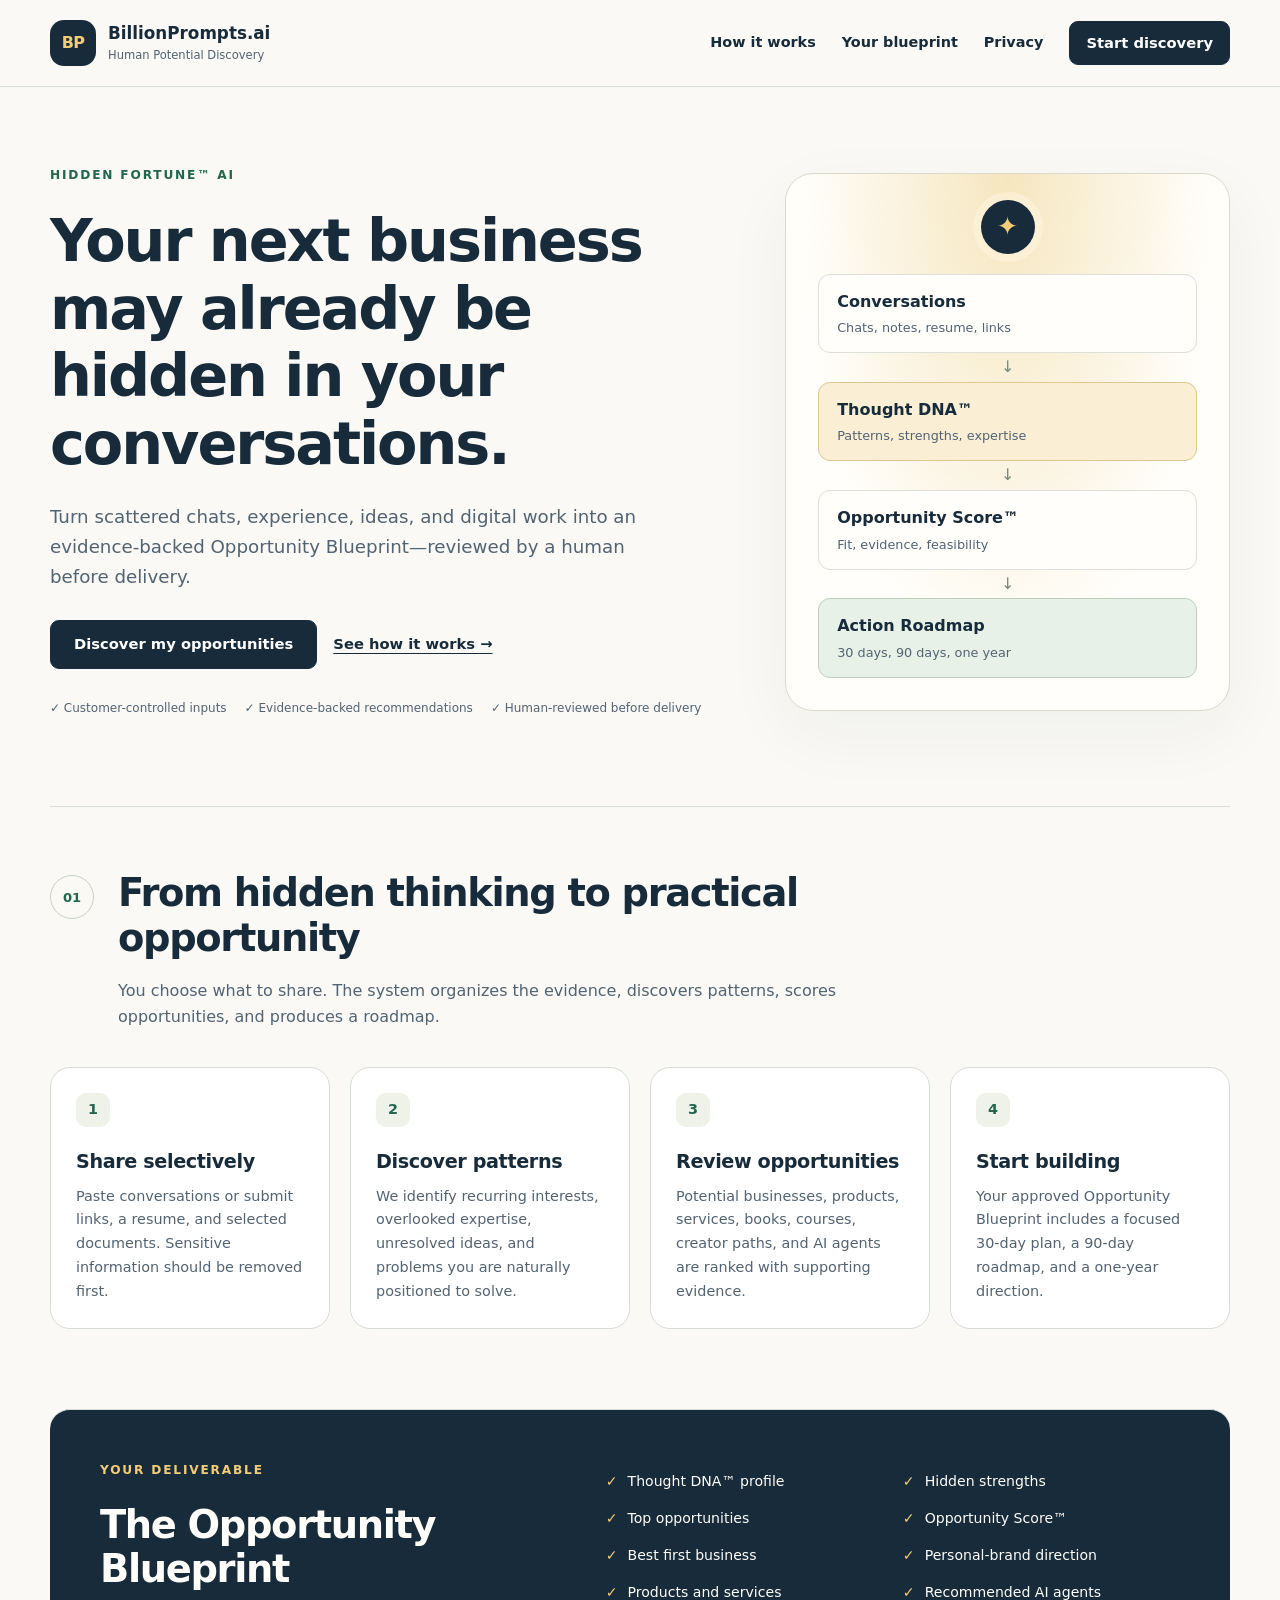
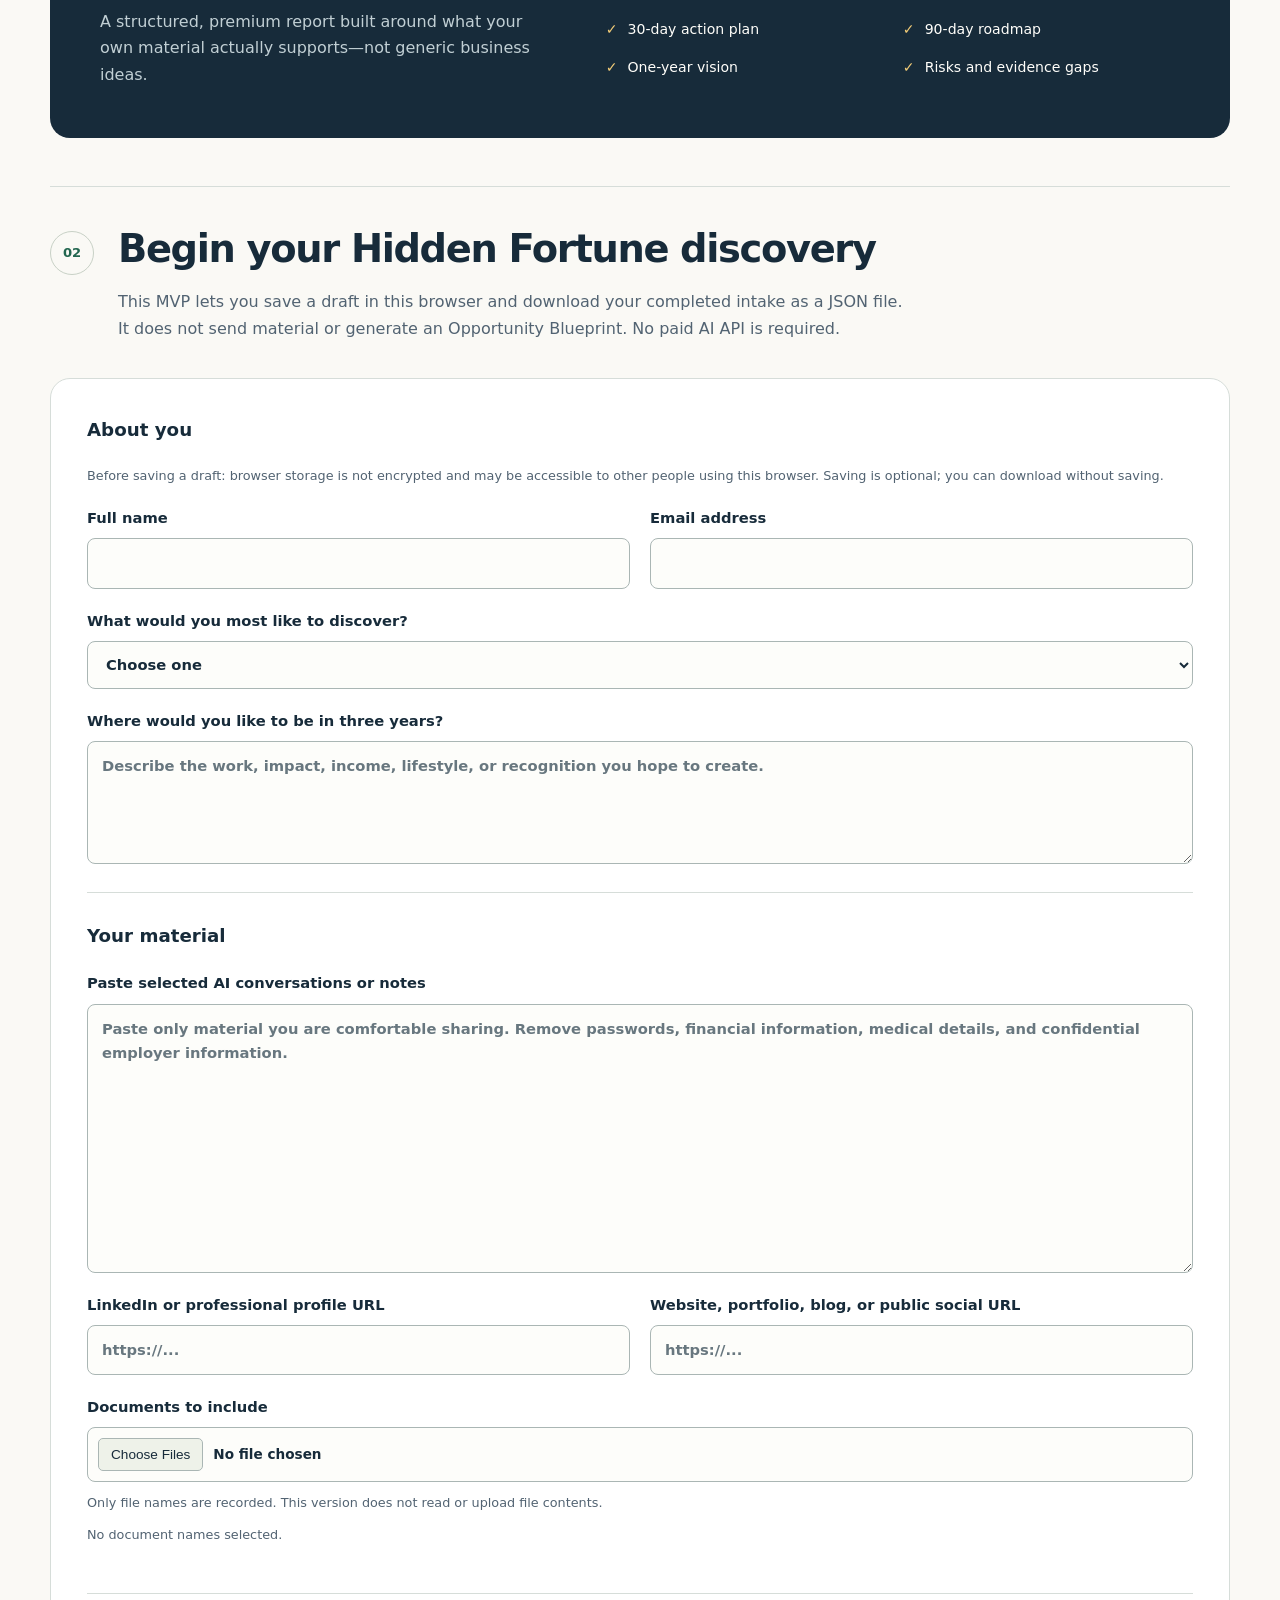
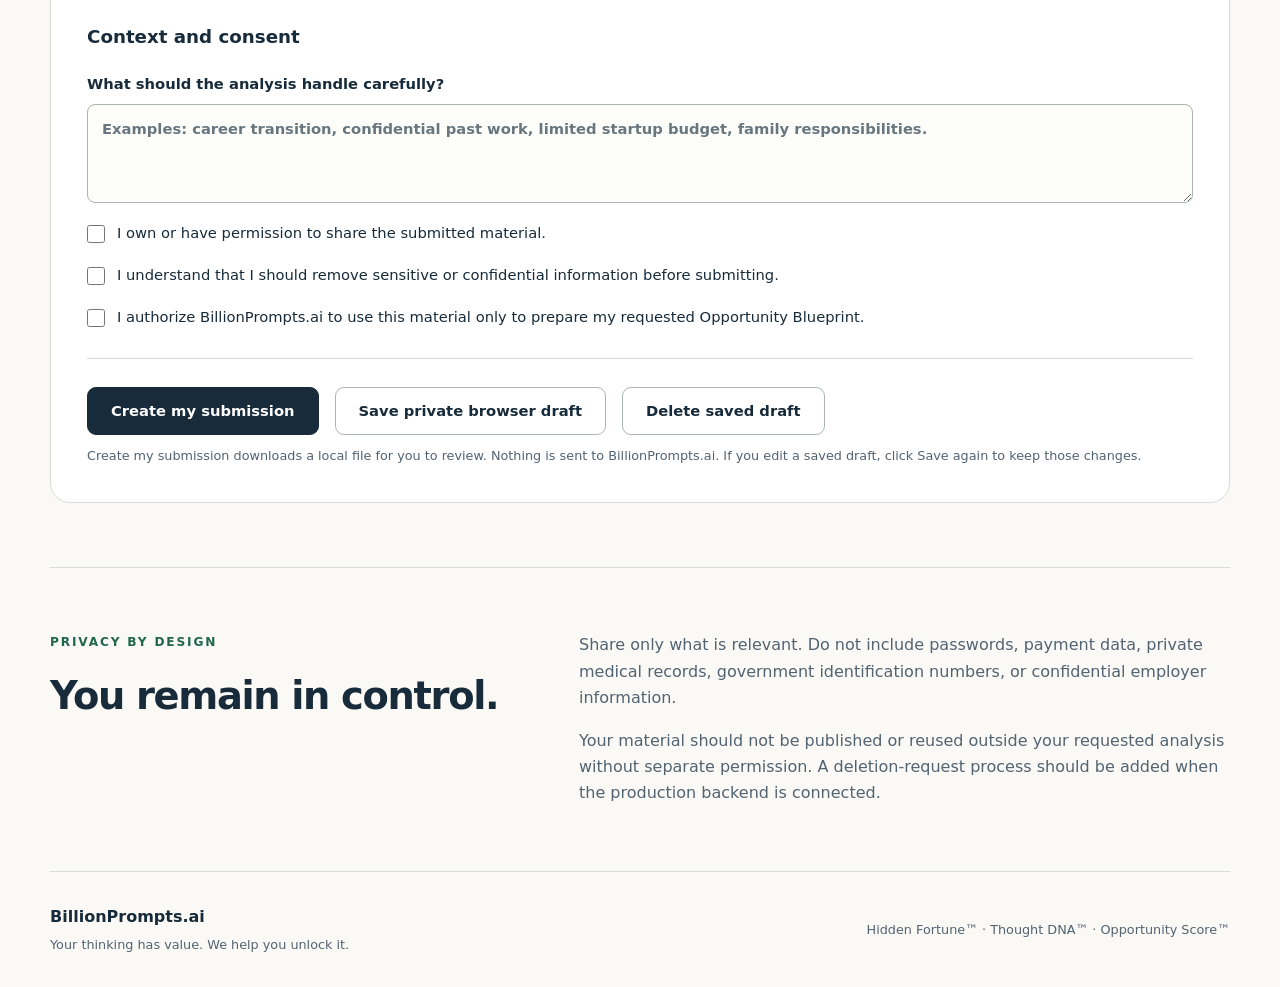
<file: index.html>
<!doctype html>
<html lang="en">
<head>
  <meta charset="utf-8" />
  <meta name="viewport" content="width=device-width, initial-scale=1" />
  <meta name="description" content="Hidden Fortune by BillionPrompts.ai helps uncover business, career, and creator opportunities hidden in your conversations and experience." />
  <title>Hidden Fortune™ | BillionPrompts.ai</title>
  <link rel="stylesheet" href="styles.css" />
</head>
<body>
  <a class="skip-link" href="#intake">Skip to discovery form</a>
  <header class="site-header"><a class="brand" href="#top"><span class="brand-mark">BP</span><span><strong>BillionPrompts.ai</strong><small>Human Potential Discovery</small></span></a><nav aria-label="Main navigation"><a href="#how">How it works</a><a href="#blueprint">Your blueprint</a><a href="#privacy">Privacy</a><a class="button small" href="#intake">Start discovery</a></nav></header>
  <main id="top">
    <section class="hero"><div class="hero-copy"><div class="eyebrow">Hidden Fortune™ AI</div><h1>Your next business may already be hidden in your conversations.</h1><p class="lead">Turn scattered chats, experience, ideas, and digital work into an evidence-backed Opportunity Blueprint—reviewed by a human before delivery.</p><div class="actions"><a class="button" href="#intake">Discover my opportunities</a><a class="text-link" href="#how">See how it works →</a></div><div class="trust-row"><span>✓ Customer-controlled inputs</span><span>✓ Evidence-backed recommendations</span><span>✓ Human-reviewed before delivery</span></div></div><div class="concept-card"><div class="glow-orb">✦</div><div class="flow-item"><strong>Conversations</strong><span>Chats, notes, resume, links</span></div><div class="flow-arrow">↓</div><div class="flow-item gold"><strong>Thought DNA™</strong><span>Patterns, strengths, expertise</span></div><div class="flow-arrow">↓</div><div class="flow-item"><strong>Opportunity Score™</strong><span>Fit, evidence, feasibility</span></div><div class="flow-arrow">↓</div><div class="flow-item green"><strong>Action Roadmap</strong><span>30 days, 90 days, one year</span></div></div></section>
    <section id="how" class="section"><div class="section-heading"><span>01</span><div><h2>From hidden thinking to practical opportunity</h2><p>You choose what to share. The system organizes the evidence, discovers patterns, scores opportunities, and produces a roadmap.</p></div></div><div class="steps"><article><b>1</b><h3>Share selectively</h3><p>Paste conversations or submit links, a resume, and selected documents. Sensitive information should be removed first.</p></article><article><b>2</b><h3>Discover patterns</h3><p>We identify recurring interests, overlooked expertise, unresolved ideas, and problems you are naturally positioned to solve.</p></article><article><b>3</b><h3>Review opportunities</h3><p>Potential businesses, products, services, books, courses, creator paths, and AI agents are ranked with supporting evidence.</p></article><article><b>4</b><h3>Start building</h3><p>Your approved Opportunity Blueprint includes a focused 30-day plan, a 90-day roadmap, and a one-year direction.</p></article></div></section>
    <section id="blueprint" class="section split dark-panel"><div><div class="eyebrow">Your deliverable</div><h2>The Opportunity Blueprint</h2><p>A structured, premium report built around what your own material actually supports—not generic business ideas.</p></div><div class="check-grid"><span>Thought DNA™ profile</span><span>Hidden strengths</span><span>Top opportunities</span><span>Opportunity Score™</span><span>Best first business</span><span>Personal-brand direction</span><span>Products and services</span><span>Recommended AI agents</span><span>30-day action plan</span><span>90-day roadmap</span><span>One-year vision</span><span>Risks and evidence gaps</span></div></section>
    <section id="intake" class="section intake-section"><div class="section-heading"><span>02</span><div><h2>Begin your Hidden Fortune discovery</h2><p>This MVP lets you save a draft in this browser and download your completed intake as a JSON file. It does not send material or generate an Opportunity Blueprint. No paid AI API is required.</p></div></div><noscript><p class="form-note">JavaScript is required for local draft saving and downloads. Submission is disabled to avoid sending your material to an unconfigured server.</p></noscript><form id="discoveryForm" name="hidden-fortune-intake" method="POST" data-netlify="true" netlify-honeypot="bot-field"><input type="hidden" name="form-name" value="hidden-fortune-intake" /><p class="hidden"><label>Do not fill this out: <input name="bot-field" /></label></p><fieldset><legend>About you</legend><p class="form-note">Before saving a draft: browser storage is not encrypted and may be accessible to other people using this browser. Saving is optional; you can download without saving.</p><div class="form-grid"><label>Full name<input required name="fullName" autocomplete="name" /></label><label>Email address<input required type="email" name="email" autocomplete="email" /></label><label class="full">What would you most like to discover?<select required name="primaryGoal"><option value="">Choose one</option><option>Start a business</option><option>Discover career opportunities</option><option>Build a personal brand</option><option>Create a book or course</option><option>Identify products or services</option><option>Understand my strengths</option></select></label><label class="full">Where would you like to be in three years?<textarea required name="threeYearVision" rows="4" placeholder="Describe the work, impact, income, lifestyle, or recognition you hope to create."></textarea></label></div></fieldset><fieldset><legend>Your material</legend><label>Paste selected AI conversations or notes<textarea name="conversationText" rows="10" placeholder="Paste only material you are comfortable sharing. Remove passwords, financial information, medical details, and confidential employer information."></textarea></label><div class="form-grid"><label>LinkedIn or professional profile URL<input type="url" name="linkedinUrl" placeholder="https://..." /></label><label>Website, portfolio, blog, or public social URL<input type="url" name="portfolioUrl" placeholder="https://..." /></label><label class="full">Documents to include<input type="file" name="documents" aria-describedby="documentHelp documentStatus" multiple accept=".txt,.pdf,.doc,.docx,.rtf,.md,.json" /><small id="documentHelp">Only file names are recorded. This version does not read or upload file contents.</small><span id="documentStatus" class="document-status" aria-live="polite"></span></label><div class="full"><button class="button secondary small document-clear" type="button" id="clearDocuments" data-browser-action disabled hidden>Clear document names</button></div></div></fieldset><fieldset><legend>Context and consent</legend><label>What should the analysis handle carefully?<textarea name="delicateContext" rows="3" placeholder="Examples: career transition, confidential past work, limited startup budget, family responsibilities."></textarea></label><label class="checkbox"><input required type="checkbox" name="ownershipConsent" /> I own or have permission to share the submitted material.</label><label class="checkbox"><input required type="checkbox" name="privacyConsent" /> I understand that I should remove sensitive or confidential information before submitting.</label><label class="checkbox"><input required type="checkbox" name="analysisConsent" /> I authorize BillionPrompts.ai to use this material only to prepare my requested Opportunity Blueprint.</label></fieldset><div class="form-actions"><button class="button" type="submit" data-browser-action disabled>Create my submission</button><button class="button secondary" type="button" id="saveDraft" data-browser-action disabled>Save private browser draft</button><button class="button secondary" type="button" id="deleteDraft" data-browser-action disabled>Delete saved draft</button></div><p class="form-note">Create my submission downloads a local file for you to review. Nothing is sent to BillionPrompts.ai. If you edit a saved draft, click Save again to keep those changes.</p><p id="formStatus" class="status" role="status" aria-live="polite" aria-atomic="true"></p><a id="submissionDownload" class="download-link" hidden>Download your submission JSON</a></form></section>
    <section id="privacy" class="section privacy-card"><div><div class="eyebrow">Privacy by design</div><h2>You remain in control.</h2></div><div><p>Share only what is relevant. Do not include passwords, payment data, private medical records, government identification numbers, or confidential employer information.</p><p>Your material should not be published or reused outside your requested analysis without separate permission. A deletion-request process should be added when the production backend is connected.</p></div></section>
  </main><footer><div><strong>BillionPrompts.ai</strong><p>Your thinking has value. We help you unlock it.</p></div><div>Hidden Fortune™ · Thought DNA™ · Opportunity Score™</div></footer><script src="app.js"></script></body></html>
</file>
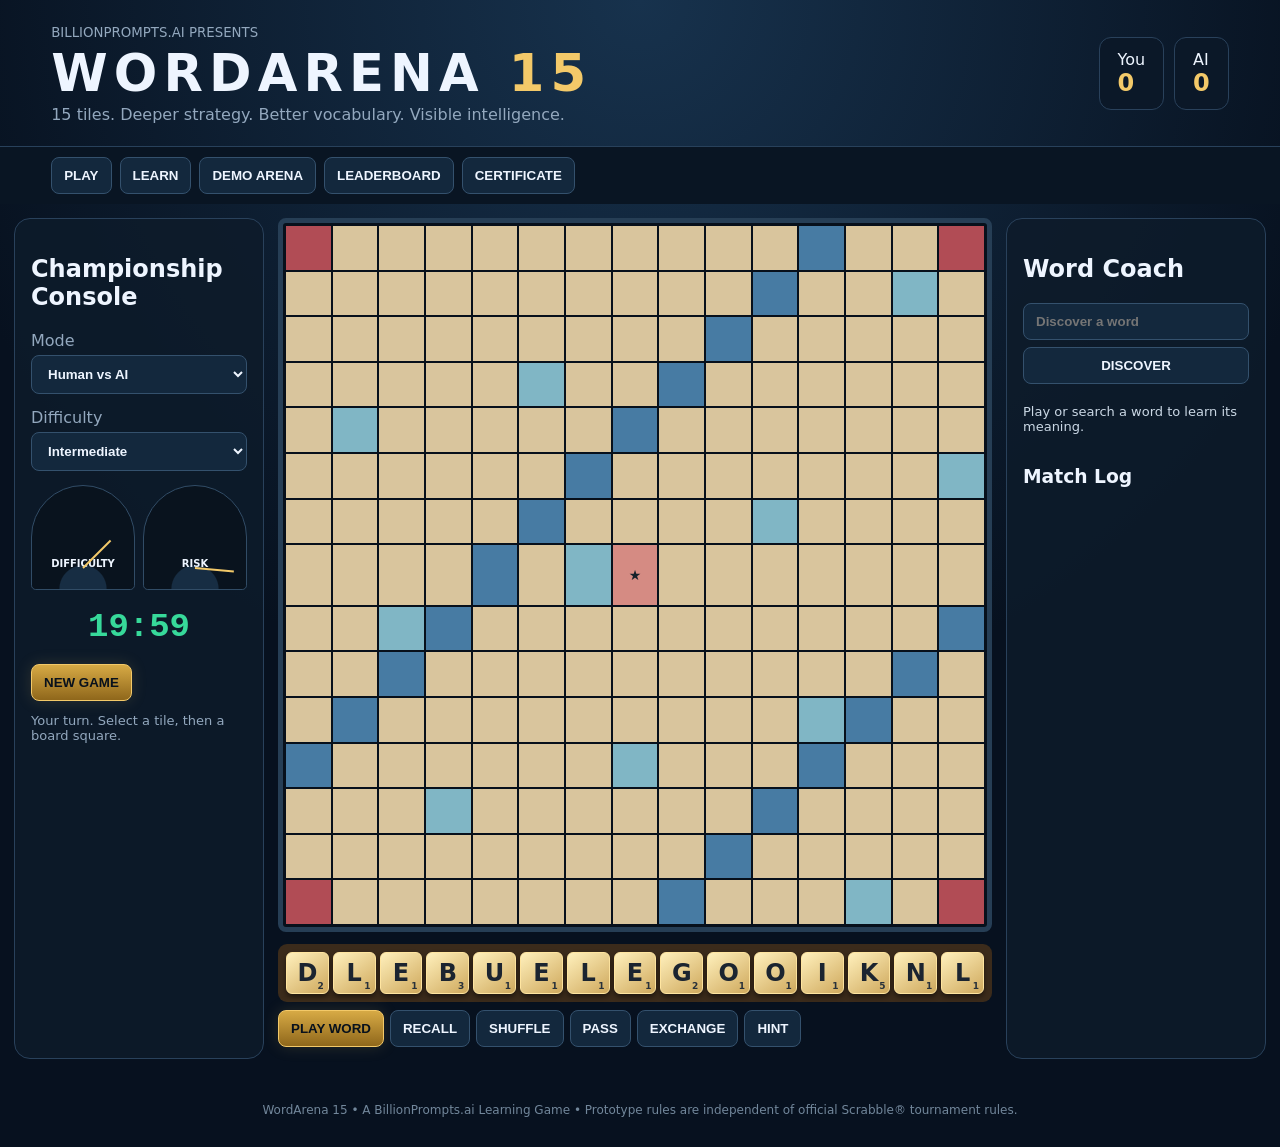
<file: wordarena15/index.html>
<!doctype html><html lang="en"><head><meta charset="utf-8"><meta name="viewport" content="width=device-width,initial-scale=1"><title>WordArena 15 | BillionPrompts.ai</title><link rel="stylesheet" href="styles.css"></head><body>
<header><div><small>BILLIONPROMPTS.AI PRESENTS</small><h1>WORDARENA <b>15</b></h1><p>15 tiles. Deeper strategy. Better vocabulary. Visible intelligence.</p></div><div class="scores"><span>You <strong id="pScore">0</strong></span><span>AI <strong id="aScore">0</strong></span></div></header>
<nav><button data-tab="play" class="active">PLAY</button><button data-tab="learn">LEARN</button><button data-tab="demo">DEMO ARENA</button><button data-tab="leaders">LEADERBOARD</button><button data-tab="cert">CERTIFICATE</button></nav>
<main>
<section id="play" class="tab active"><aside class="panel"><h2>Championship Console</h2><label>Mode<select id="mode"><option>Human vs AI</option><option>Human vs Human</option><option>AI vs AI</option><option>Learning</option></select></label><label>Difficulty<select id="difficulty"><option>Beginner</option><option selected>Intermediate</option><option>Advanced</option><option>Expert</option><option>Grandmaster</option></select></label><div class="gauges"><div class="gauge"><div class="needle" id="diffNeedle"></div><b>DIFFICULTY</b></div><div class="gauge"><div class="needle risk"></div><b>RISK</b></div></div><div class="clock" id="clock">20:00</div><button id="newGame" class="primary">NEW GAME</button><div id="status">Ready for a new match.</div></aside>
<div class="arena"><div id="board" aria-label="15 by 15 word board"></div><div class="rack-wrap"><div id="rack"></div><div class="actions"><button id="submit" class="primary">PLAY WORD</button><button id="recall">RECALL</button><button id="shuffle">SHUFFLE</button><button id="pass">PASS</button><button id="exchange">EXCHANGE</button><button id="hint">HINT</button></div></div></div>
<aside class="panel right"><h2>Word Coach</h2><input id="lookup" placeholder="Discover a word"><button id="discover">DISCOVER</button><div id="definition"><p>Play or search a word to learn its meaning.</p></div><h3>Match Log</h3><div id="log"></div></aside></section>
<section id="learn" class="tab page"><h2>Vocabulary Academy</h2><p>Build vocabulary while playing. Search words, save discoveries, and review your session list.</p><div class="learn-grid"><div class="card"><h3>Word Discovery</h3><input id="learnLookup" placeholder="Enter any English word"><button id="learnDiscover">LOOK UP</button><div id="learnDefinition"></div></div><div class="card"><h3>My Word List</h3><div id="savedWords">No saved words yet.</div></div></div></section>
<section id="demo" class="tab page"><h2>Demo Arena</h2><p>Watch the same engine play itself. Select a level and start a demonstration.</p><div class="demo-controls"><select id="demoLevel"><option>Beginner</option><option>Intermediate</option><option>Advanced</option><option>Expert</option><option>Grandmaster</option></select><button id="startDemo" class="primary">START AI vs AI DEMO</button></div><div id="demoFeed" class="card">Demo commentary will appear here.</div></section>
<section id="leaders" class="tab page"><h2>Local Leaderboard</h2><div id="leaderboard" class="card"></div></section>
<section id="cert" class="tab page"><h2>WordArena Certification</h2><div class="certificate"><small>BILLIONPROMPTS.AI</small><h1>CERTIFICATE OF WORD STRATEGY</h1><p>This certifies that</p><input id="certName" value="Player"><h2 id="certPlayer">PLAYER</h2><p>has demonstrated vocabulary and strategic skill in</p><h3>WORDARENA 15</h3><p id="certLevel">FOUNDATION LEVEL</p><p id="certId"></p></div><button id="printCert" class="primary">PRINT / SAVE PDF</button><button id="emailCert">EMAIL CERTIFICATE</button></section>
</main><footer>WordArena 15 • A BillionPrompts.ai Learning Game • Prototype rules are independent of official Scrabble® tournament rules.</footer><script src="app.js"></script></body></html>
</file>
<file: styles.css>
/* Reconstructed from the existing Hidden Fortune HTML; no original stylesheet survives. */
:root {
  color-scheme: light;
  --ink: #172b3a;
  --muted: #526372;
  --paper: #faf9f5;
  --line: #d6ddd9;
  --gold: #f2cc77;
  --green: #22664f;
  --radius: 20px;
}
* { box-sizing: border-box; }
html { scroll-behavior: smooth; scroll-padding-top: 110px; }
body { margin: 0; background: var(--paper); color: var(--ink); font-family: system-ui, -apple-system, BlinkMacSystemFont, "Segoe UI", sans-serif; line-height: 1.65; }
a { color: inherit; text-underline-offset: 4px; }
.skip-link { position: fixed; top: 8px; left: 16px; z-index: 20; padding: 12px 20px; background: white; border: 2px solid var(--green); border-radius: 8px; transform: translateY(-160%); }
.skip-link:focus { transform: none; }
button, input, textarea, select { font: inherit; }
button, a, input, textarea, select { -webkit-tap-highlight-color: transparent; }
:focus-visible { outline: 3px solid #287b64; outline-offset: 4px; }
[hidden], .hidden { display: none !important; }
h1, h2, h3, p { margin-top: 0; }
h1, h2, h3 { line-height: 1.15; letter-spacing: -.035em; }
h1 { font-size: clamp(2.6rem, 4.6vw, 4.4rem); max-width: 780px; margin-bottom: 24px; }
h2 { font-size: clamp(1.9rem, 3vw, 2.65rem); margin-bottom: 18px; }
h3 { font-size: 1.2rem; letter-spacing: -.02em; margin-bottom: 12px; }
p { color: var(--muted); }
.site-header { position: sticky; top: 0; z-index: 10; display: flex; align-items: center; justify-content: space-between; gap: 24px; padding: 20px max(24px, calc((100vw - 1180px) / 2)); background: #faf9f5f5; border-bottom: 1px solid var(--line); }
.brand { display: flex; align-items: center; gap: 12px; text-decoration: none; line-height: 1.3; flex-shrink: 0; }
.brand-mark { display: grid; place-items: center; width: 46px; height: 46px; border-radius: 14px; background: var(--ink); color: var(--gold); font-size: 1rem; font-weight: 800; letter-spacing: -.05em; }
.brand strong { display: block; font-size: 1.05rem; }
.brand small { display: block; margin-top: 4px; color: var(--muted); font-size: .72rem; }
nav { display: flex; align-items: center; gap: 26px; font-size: .9rem; font-weight: 600; }
nav a { text-decoration: none; }
nav a:hover, .text-link:hover { text-decoration: underline; }
main, footer { max-width: 1180px; margin: auto; }
.hero { display: grid; grid-template-columns: 1.5fr 1fr; align-items: center; gap: 68px; padding: 78px 0 88px; }
.hero-copy { min-width: 0; }
.hero h1 { overflow-wrap: anywhere; }
.eyebrow { color: var(--green); text-transform: uppercase; letter-spacing: .15em; font-size: .76rem; font-weight: 750; margin-bottom: 22px; }
.lead { font-size: 1.14rem; max-width: 600px; margin-bottom: 28px; }
.actions, .form-actions { display: flex; flex-wrap: wrap; align-items: center; gap: 16px; }
.button { display: inline-flex; align-items: center; justify-content: center; min-height: 48px; padding: 13px 23px; border: 1px solid var(--ink); border-radius: 9px; background: var(--ink); color: white; font-size: .92rem; font-weight: 650; text-decoration: none; cursor: pointer; line-height: 1.4; transition: background .15s, transform .15s; }
.button:hover { background: #284959; transform: translateY(-1px); }
.button:disabled { cursor: not-allowed; opacity: .5; transform: none; }
.button.small { padding: 10px 16px; min-height: 44px; }
.button.secondary { color: var(--ink); background: transparent; border-color: #aab6b4; }
.button.secondary:hover { background: #edf0e9; }
.text-link { font-size: .92rem; font-weight: 650; }
.trust-row { display: flex; flex-wrap: wrap; gap: 8px 18px; margin-top: 30px; color: var(--muted); font-size: .75rem; }
.concept-card { position: relative; border: 1px solid #d8daca; border-radius: 28px; padding: 26px 32px 32px; background: radial-gradient(ellipse at top, #f6e6bf, transparent 65%), #fffefa; box-shadow: 0 22px 70px #172b3a0c; }
.glow-orb { display: grid; place-items: center; width: 54px; height: 54px; margin: 0 auto 20px; background: var(--ink); color: var(--gold); border-radius: 50%; font-size: 1.6rem; box-shadow: 0 0 0 8px #fff7e380; }
.flow-item { padding: 14px 18px; border: 1px solid #dce0d8; border-radius: 12px; background: #fffefa; }
.flow-item strong, .flow-item span { display: block; }
.flow-item strong { font-size: 1rem; }
.flow-item span { color: var(--muted); font-size: .8rem; margin-top: 2px; }
.flow-item.gold { background: #faefd5; border-color: #dec78f; }
.flow-item.green { background: #e7f1e7; border-color: #bdcfbb; }
.flow-arrow { text-align: center; color: #75877b; line-height: 1.8; }
.section { padding: 64px 0; border-top: 1px solid var(--line); }
.section-heading { display: flex; gap: 24px; align-items: flex-start; max-width: 860px; margin-bottom: 36px; }
.section-heading > span { display: grid; place-items: center; flex-shrink: 0; width: 44px; height: 44px; margin-top: 4px; border: 1px solid #c8d1c6; border-radius: 50%; color: var(--green); font-size: .82rem; font-weight: 650; }
.section-heading p { margin-bottom: 0; }
.steps { display: grid; grid-template-columns: repeat(4, minmax(0, 1fr)); gap: 20px; }
.steps article { padding: 25px; background: white; border: 1px solid var(--line); border-radius: var(--radius); }
.steps b { display: grid; place-items: center; width: 34px; height: 34px; background: #eef2e9; color: var(--green); border-radius: 10px; font-size: .9rem; margin-bottom: 24px; }
.steps p { font-size: .9rem; margin-bottom: 0; }
.split { display: grid; grid-template-columns: 1fr 1.3fr; gap: 64px; }
.dark-panel { padding: 50px; background: var(--ink); color: #fffefa; border-radius: var(--radius); margin: 16px 0 48px; }
.dark-panel .eyebrow { color: var(--gold); }
.dark-panel p { color: #c1cfd4; margin-bottom: 0; }
.check-grid { display: grid; grid-template-columns: repeat(2, minmax(0, 1fr)); gap: 14px 20px; align-content: center; font-size: .88rem; }
.check-grid span { display: flex; gap: 10px; }
.check-grid span::before { content: "✓"; color: var(--gold); }
.intake-section { padding-top: 40px; }
form { padding: 36px; background: white; border: 1px solid var(--line); border-radius: var(--radius); }
fieldset { border: 0; padding: 0 0 28px; margin: 0 0 28px; border-bottom: 1px solid var(--line); min-width: 0; }
legend { padding: 0; font-size: 1.14rem; font-weight: 700; margin-bottom: 20px; }
.form-grid { display: grid; grid-template-columns: repeat(2, minmax(0, 1fr)); gap: 20px; }
.full { grid-column: 1 / -1; }
label { display: block; font-size: .92rem; font-weight: 600; }
input:not([type="checkbox"]), select, textarea { width: 100%; display: block; margin-top: 8px; padding: 12px 14px; border: 1px solid #aab6b4; border-radius: 8px; background: #fdfdfa; color: var(--ink); min-height: 48px; }
textarea { resize: vertical; }
input::placeholder, textarea::placeholder { color: #68777f; opacity: 1; }
input[type="file"] { font-size: .85rem; padding: 10px; }
input::file-selector-button { border: 1px solid #aab6b4; border-radius: 5px; background: #eef2e9; padding: 8px 12px; margin-right: 10px; color: var(--ink); cursor: pointer; }
label small, .form-note, .document-status { display: block; font-size: .8rem; color: var(--muted); font-weight: 400; margin: 10px 0 0; }
fieldset > .form-note { margin: 0 0 20px; }
fieldset > label + .form-grid { margin-top: 20px; }
.checkbox { display: flex; align-items: flex-start; gap: 12px; margin-top: 18px; font-weight: 400; }
input[type="checkbox"] { width: 18px; height: 18px; flex-shrink: 0; margin: 4px 0 0; accent-color: var(--green); }
.document-status { overflow-wrap: anywhere; }
.document-clear { margin-top: 10px; }
.status { margin: 18px 0 0; font-size: .92rem; overflow-wrap: anywhere; }
.status:empty { display: none; }
.status[data-state="success"] { color: var(--green); }
.status[data-state="error"] { color: #a13027; }
.download-link { display: inline-block; margin-top: 12px; font-weight: 650; }
.privacy-card { display: grid; grid-template-columns: 1fr 1.4fr; gap: 64px; }
.privacy-card p:last-child { margin-bottom: 0; }
footer { display: flex; justify-content: space-between; align-items: center; gap: 24px; border-top: 1px solid var(--line); padding: 32px 0; font-size: .8rem; color: var(--muted); }
footer strong { color: var(--ink); font-size: 1rem; }
footer p { margin: 4px 0 0; }
@media (max-width: 1230px) { main, footer { margin-left: 24px; margin-right: 24px; } }
@media (max-width: 950px) {
  nav { gap: 16px; }
  .hero { gap: 32px; grid-template-columns: 1.3fr 1fr; }
  .concept-card { padding: 24px; }
  .steps { grid-template-columns: repeat(2, minmax(0, 1fr)); }
  .split, .privacy-card { gap: 32px; }
  .dark-panel { padding: 32px; }
}
@media (max-width: 720px) {
  html { scroll-padding-top: 155px; }
  .site-header { flex-wrap: wrap; gap: 14px; padding: 14px 20px; }
  nav { width: 100%; justify-content: space-between; gap: 10px; font-size: .75rem; }
  nav .button.small { font-size: .75rem; padding: 9px 12px; }
  main, footer { margin-left: 20px; margin-right: 20px; }
  .hero { grid-template-columns: minmax(0, 1fr); padding: 48px 0; gap: 36px; }
  .hero h1 { max-width: 600px; }
  .concept-card { width: 100%; max-width: 450px; justify-self: center; }
  .section { padding-top: 40px; padding-bottom: 40px; }
  .section-heading { gap: 14px; }
  .section-heading > span { width: 36px; height: 36px; }
  .split, .privacy-card { grid-template-columns: 1fr; gap: 24px; }
  .dark-panel { padding: 28px; margin-bottom: 24px; }
  form { padding: 24px; }
  .form-grid { grid-template-columns: 1fr; }
  .form-actions { gap: 12px; }
  .form-actions .button { width: 100%; }
  footer { flex-direction: column; align-items: flex-start; }
}
@media (max-width: 420px) {
  .steps, .check-grid { grid-template-columns: 1fr; }
  .section-heading > span { display: none; }
  h1 { font-size: 2.2rem; }
  form { padding: 20px; }
}
@media (prefers-reduced-motion: reduce) {
  html { scroll-behavior: auto; }
  .button { transition: none; }
  .button:hover { transform: none; }
}
</file>
<file: wordarena15/styles.css>
:root{--bg:#07111f;--panel:#101f31;--line:#29415b;--gold:#f3c969;--text:#eef5ff;--muted:#93a8be;--green:#37d99a}*{box-sizing:border-box}body{margin:0;background:radial-gradient(circle at 50% 0,#17324d,#07111f 55%);color:var(--text);font-family:Inter,system-ui,sans-serif;min-height:100vh}header{display:flex;justify-content:space-between;align-items:center;padding:22px 4vw;border-bottom:1px solid #28415b}header h1{margin:2px 0;font-size:clamp(28px,4vw,52px);letter-spacing:.12em}header h1 b{color:var(--gold)}header p,small{color:var(--muted);margin:0}.scores{display:flex;gap:10px}.scores span{background:#0b1828;border:1px solid var(--line);padding:12px 18px;border-radius:12px}.scores strong{display:block;color:var(--gold);font-size:24px}nav{display:flex;gap:8px;overflow:auto;padding:10px 4vw;background:#091523;position:sticky;top:0;z-index:5}button,select,input{background:#13283d;color:var(--text);border:1px solid #34516d;border-radius:8px;padding:10px 12px;font-weight:700}button{cursor:pointer}button:hover,.primary{border-color:var(--gold);box-shadow:0 0 16px #f3c96925}.primary{background:linear-gradient(180deg,#d7aa45,#8f671b);color:#08111c}.tab{display:none}.tab.active{display:grid}#play{grid-template-columns:250px minmax(520px,1fr) 260px;gap:14px;padding:14px}.panel,.card{background:#0d1b2bdb;border:1px solid var(--line);border-radius:16px;padding:16px}.panel label{display:block;margin:14px 0;color:var(--muted)}.panel select{width:100%;margin-top:5px}.gauges{display:grid;grid-template-columns:1fr 1fr;gap:8px}.gauge{height:105px;border-radius:110px 110px 10px 10px;background:radial-gradient(circle at 50% 100%,#172d43 0 20%,#09131e 21%);border:1px solid #314c66;position:relative;text-align:center;padding-top:72px;font-size:10px}.needle{position:absolute;width:38%;height:2px;background:var(--gold);left:50%;bottom:20px;transform-origin:left;transform:rotate(-45deg);transition:.6s}.needle.risk{transform:rotate(5deg)}.clock{text-align:center;font:700 34px monospace;margin:18px 0;color:var(--green)}#status{margin-top:12px;color:var(--muted);font-size:13px}.arena{min-width:0}#board{display:grid;grid-template-columns:repeat(15,1fr);aspect-ratio:1;max-width:720px;margin:auto;background:#07101b;border:5px solid #263e55;gap:2px;padding:3px;border-radius:8px}.cell{background:#d9c59d;color:#14202a;display:grid;place-items:center;font-size:10px;font-weight:800;position:relative;min-width:0}.cell.tw{background:#b14c55;color:white}.cell.dw{background:#d58b83}.cell.tl{background:#477ba3;color:white}.cell.dl{background:#80b6c5}.cell.center:after{content:"★";font-size:14px}.cell .tile{width:92%;height:92%}.rack-wrap{max-width:900px;margin:12px auto}.rack{display:flex}.tile{background:linear-gradient(145deg,#fff0bc,#cfa95d);border:1px solid #ffe5a0;color:#1b2430;border-radius:6px;box-shadow:0 3px 5px #0007;display:grid;place-items:center;font-weight:900;font-size:clamp(14px,2vw,24px);position:relative;cursor:pointer}.tile small{position:absolute;right:4px;bottom:2px;color:#28313a;font-size:9px}.tile.selected{outline:3px solid var(--green);transform:translateY(-5px)}#rack{display:grid;grid-template-columns:repeat(15,1fr);gap:4px;background:#3b2b1b;padding:8px;border-radius:9px;min-height:58px}.actions{display:flex;flex-wrap:wrap;gap:6px;margin-top:8px}.right input,.right button{width:100%;margin-bottom:7px}#definition,#log{font-size:13px;color:#cbd8e5;max-height:210px;overflow:auto}.logitem{padding:7px 0;border-bottom:1px solid #23384d}.page{padding:28px 6vw;max-width:1100px;margin:auto}.learn-grid{display:grid;grid-template-columns:1fr 1fr;gap:16px}.page input{margin:6px 0}.certificate{text-align:center;background:#f6f0df;color:#192331;border:10px double #b38b39;padding:38px;max-width:760px;margin:20px auto}.certificate input{text-align:center;color:#192331;background:transparent;border:0;border-bottom:1px solid #8b6b2e;font-size:20px}.certificate small{color:#80652c}footer{text-align:center;color:#72879b;padding:30px;font-size:12px}@media(max-width:1000px){#play{grid-template-columns:1fr}.right{order:3}.panel{max-width:720px;width:100%;margin:auto}.learn-grid{grid-template-columns:1fr}}@media(max-width:600px){#play{padding:7px}#board{gap:1px;padding:2px}.cell{font-size:6px}#rack{grid-template-columns:repeat(8,1fr)}header{align-items:flex-start;flex-direction:column;gap:12px}}@media print{body>*:not(main),main>*:not(#cert),#cert>*:not(.certificate){display:none!important}#cert{display:block!important}.certificate{border-color:#000}}
</file>
